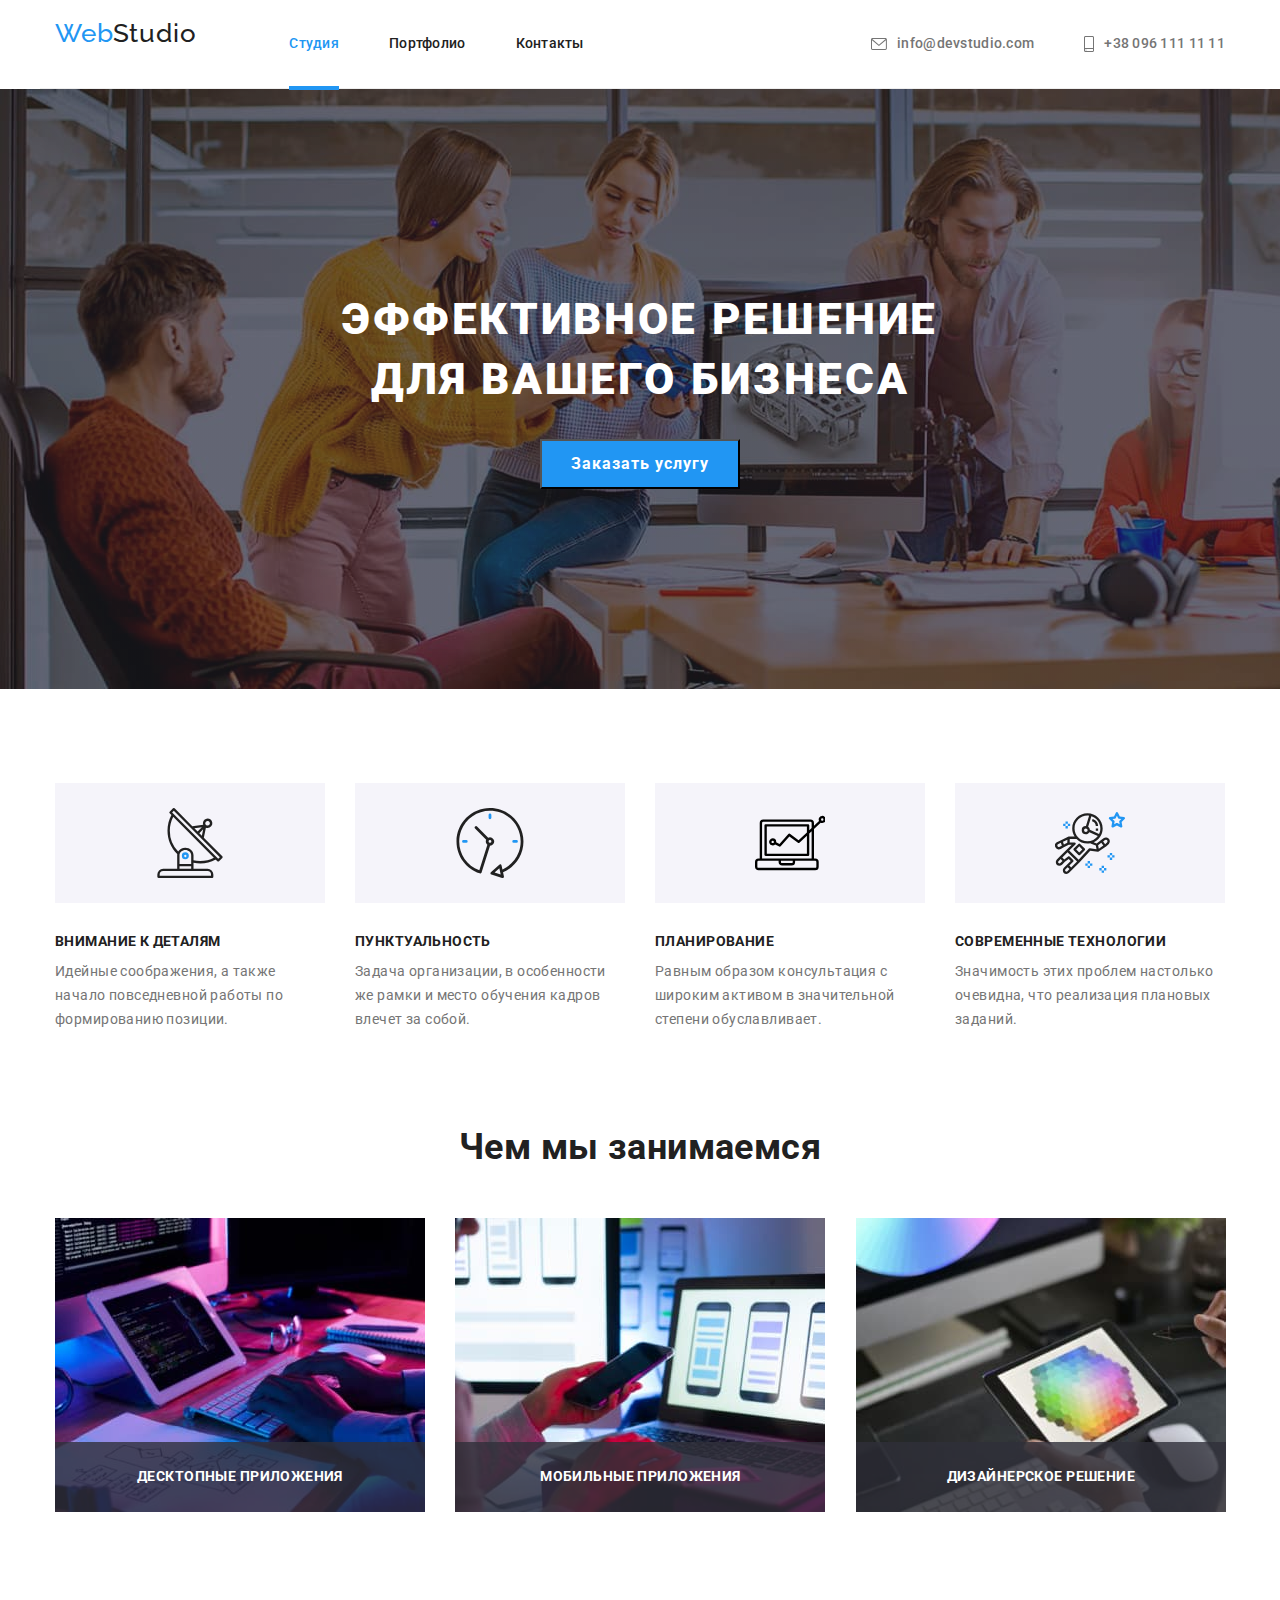
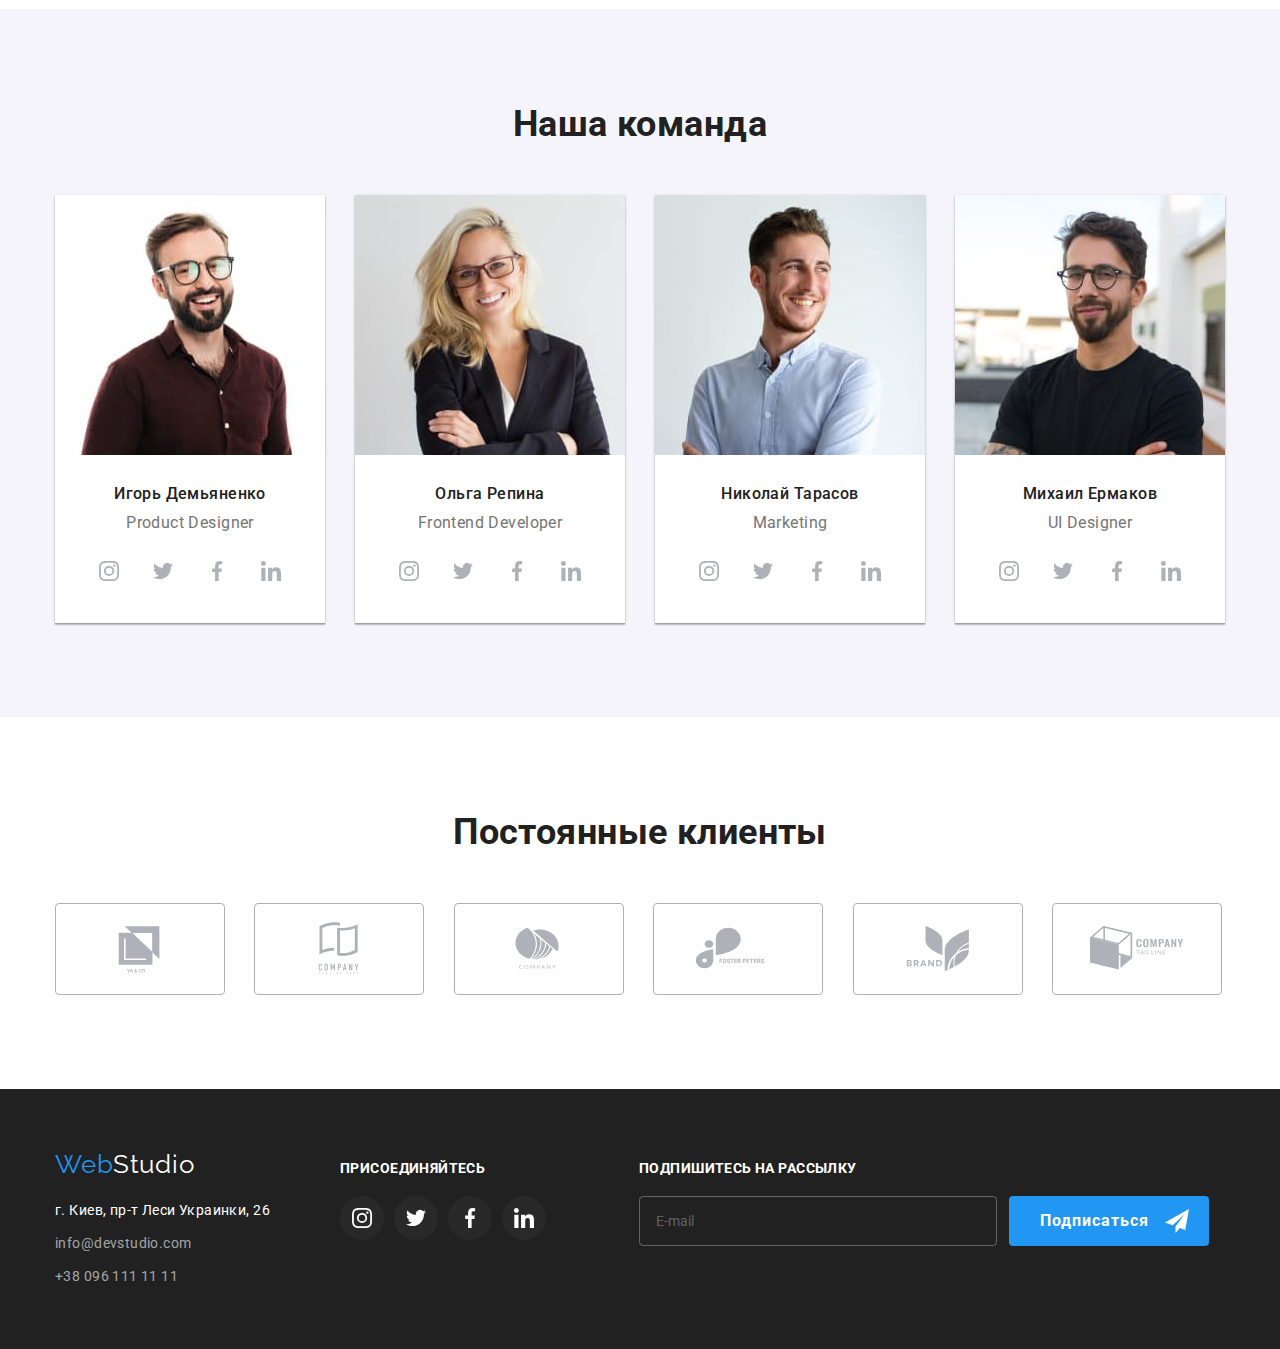
<file: index.html>
<!DOCTYPE html>
<html lang="ru">

<head>
  <meta charset="UTF-8" />
  <meta http-equiv="X-UA-Compatible" content="IE=edge" />
  <meta name="viewport" content="width=device-width, initial-scale=1.0" />
  <title>homework#7</title>
  <link href="https://fonts.googleapis.com/css2?family=Raleway:wght@700&family=Roboto:wght@400;500;700;900&display=swap"
    rel="stylesheet" />
  <link rel="stylesheet"
    href="https://cdnjs.cloudflare.com/ajax/libs/modern-normalize/1.1.0/modern-normalize.min.css" />
  <link rel="stylesheet" href="./css/main.min.css" />
</head>

<body class="page">
  <!-- Шапка -->
  <header class="header">
    <div class="container header__container">
      <nav class="site-nav">
        <a class="logo" href="">
          <span class="logo__accent">Web</span>
          <span class="logo__dark">Studio</span>
        </a>

        <ul class="site-nav__list">
          <li class="site-nav__item">
            <a class="site-nav__link site-nav__link--current-studio" href="./index.html">Студия</a>
          </li>
          <li class="site-nav__item">
            <a class="site-nav__link" href="./portfolio.html">Портфолио</a>
          </li>
          <li class="site-nav__item">
            <a class="site-nav__link" href="./index.html">Контакты</a>
          </li>
        </ul>
      </nav>
      <ul class="contact">
        <li class="contact__item">
          <a class="contact__link " href="mailto:info@devstudio.com">
            <svg class="contact__icon" width="16px" height="12px">
              <use href="./images/icons.svg#envelope"></use>
            </svg>
            info@devstudio.com
          </a>
        </li>
        <li class="contact__item">
          <a class="contact__link " href="tel:+380961111111">
            <svg class="contact__icon" width="10px" height="16px">
              <use href="./images/icons.svg#smartphone"></use>
            </svg>
            +38 096 111 11 11
          </a>
        </li>
      </ul>
    </div>
  </header>

  <main>
    <!-- Герой -->
    <section class="hero">
      <div class="container">
        <h1 class="hero__title">ЭФФЕКТИВНОЕ РЕШЕНИЕ ДЛЯ ВАШЕГО БИЗНЕСА</h1>

        <button class="hero__btn" type="button" data-modal-open>
          Заказать услугу
        </button>
      </div>
    </section>

    <!--Особенности  features-->
    <section class="section section--features">
      <div class="container">
        <h2 class="section__title section__title--hidden">
          Преимущества
        </h2>
        <ul class="features">
          <li class="features__item">
            <div class="features__box">
              <svg width="70px" height="70px">
                <use href="./images/icons.svg#antenna"></use>
              </svg>
            </div>
            <h3 class="features__title">ВНИМАНИЕ К ДЕТАЛЯМ</h3>
            <p class="features__text">
              Идейные соображения, а также начало повседневной работы по
              формированию позиции.


            </p>
          </li>
          <li class="features__item">
            <div class="features__box">
              <svg width="70px" height="70px">
                <use href="./images/icons.svg#clock"></use>
              </svg>
            </div>
            <h3 class="features__title">ПУНКТУАЛЬНОСТЬ</h3>
            <p class="features__text">
              Задача организации, в особенности же рамки и место обучения
              кадров влечет за собой.
            </p>
          </li>
          <li class="features__item">
            <div class="features__box">
              <svg width="70px" height="70px">
                <use href="./images/icons.svg#vector"></use>
              </svg>
            </div>
            <h3 class="features__title">ПЛАНИРОВАНИЕ</h3>
            <p class="features__text">
              Равным образом консультация с широким активом в значительной
              степени обуславливает.
            </p>
          </li>
          <li class="features__item">
            <div class="features__box">
              <svg width="70px" height="70px">
                <use href="./images/icons.svg#astronaut"></use>
              </svg>
            </div>
            <h3 class="features__title">СОВРЕМЕННЫЕ ТЕХНОЛОГИИ</h3>
            <p class="features__text">
              Значимость этих проблем настолько очевидна, что реализация
              плановых заданий.
            </p>
          </li>
        </ul>
      </div>
    </section>

    <!-- Чем занимаемся? -->
    <section class="section section--padding-bottom">
      <div class="container">
        <h2 class="section__title">Чем мы занимаемся</h2>
        <ul class="work">
          <li class="work__item">
            <div class="work__box">
              <img src="./images/whatwedoing1.jpg" alt="Работник пишет код" width="370" />
              <p class="work__text">ДЕСКТОПНЫЕ ПРИЛОЖЕНИЯ</p>
            </div>
          </li>
          <li class="work__item">
            <div class="work__box">
              <img src="./images/whatwedoing2.jpg" alt="Работник создает инетрфейс" width="370" />
              <p class="work__text">МОБИЛЬНЫЕ ПРИЛОЖЕНИЯ</p>
            </div>
          </li>
          <li class="work__item">
            <div class="work__box">
              <img src="./images/whatwedoing3.jpg" alt="Работник подбирает цвет" width="370" />
              <p class="work__text">ДИЗАЙНЕРСКОЕ РЕШЕНИЕ</p>
            </div>
          </li>
        </ul>
      </div>
    </section>

    <!-- Наша команда -->
    <section class="section section__other-style">
      <div class="container">
        <h2 class="section__title">Наша команда</h2>
        <ul class="team">
          <li class="team__item">
            <img src="./images/team1.jpg" alt="Фото работника" width="270" />
            <div class="team__box">
              <h3 class="team__title">Игорь Демьяненко</h3>
              <p class="team__text">Product Designer</p>
              <ul class="social">
                <li class="social__item">
                  <a class="social__link" href="">
                    <svg class="instagram" width="20px" height="20px">
                      <use href="./images/icons.svg#instagram"></use>
                    </svg>
                  </a>
                </li>
                <li class="social__item">
                  <a class="social__link" href="">
                    <svg class="twitter" width="20px" height="20px">
                      <use href="./images/icons.svg#twitter"></use>
                    </svg>
                  </a>
                </li>
                <li class="social__item">
                  <a class="social__link" href="">
                    <svg class="facebook" width="20px" height="20px">
                      <use href="./images/icons.svg#facebook"></use>
                    </svg>
                  </a>
                </li>
                <li class="social__item">
                  <a class="social__link" href="">
                    <svg class="linkedin" width="20px" height="20px">
                      <use href="./images/icons.svg#linkedin"></use>
                    </svg>
                  </a>
                </li>
              </ul>
            </div>
          </li>
          <li class="team__item">
            <img src="./images/team2.jpg" alt="Фото работника" width="270" />
            <div class="team__box">
              <h3 class="team__title">Ольга Репина</h3>
              <p class="team__text">Frontend Developer</p>
              <ul class="social">
                <li class="social__item">
                  <a class="social__link" href="">
                    <svg class="instagram" width="20px" height="20px">
                      <use href="./images/icons.svg#instagram"></use>
                    </svg>
                  </a>
                </li>
                <li class="social__item">
                  <a class="social__link" href="">
                    <svg class="twitter" width="20px" height="20px">
                      <use href="./images/icons.svg#twitter"></use>
                    </svg>
                  </a>
                </li>
                <li class="social__item">
                  <a class="social__link" href="">
                    <svg class="facebook" width="20px" height="20px">
                      <use href="./images/icons.svg#facebook"></use>
                    </svg>
                  </a>
                </li>
                <li class="social__item">
                  <a class="social__link" href="">
                    <svg class="linkedin" width="20px" height="20px">
                      <use href="./images/icons.svg#linkedin"></use>
                    </svg>
                  </a>
                </li>
              </ul>
            </div>
          </li>
          <li class="team__item">
            <img src="./images/team3.jpg" alt="Фото работника" width="270" />
            <div class="team__box">
              <h3 class="team__title">Николай Тарасов</h3>
              <p class="team__text">Marketing</p>
              <ul class="social">
                <li class="social__item">
                  <a class="social__link" href="">
                    <svg class="instagram" width="20px" height="20px">
                      <use href="./images/icons.svg#instagram"></use>
                    </svg>
                  </a>
                </li>
                <li class="social__item">
                  <a class="social__link" href="">
                    <svg class="twitter" width="20px" height="20px">
                      <use href="./images/icons.svg#twitter"></use>
                    </svg>
                  </a>
                </li>
                <li class="social__item">
                  <a class="social__link" href="">
                    <svg class="facebook" width="20px" height="20px">
                      <use href="./images/icons.svg#facebook"></use>
                    </svg>
                  </a>
                </li>
                <li class="social__item">
                  <a class="social__link" href="">
                    <svg class="linkedin" width="20px" height="20px">
                      <use href="./images/icons.svg#linkedin"></use>
                    </svg>
                  </a>
                </li>
              </ul>
            </div>
          </li>
          <li class="team__item">
            <img src="./images/team4.jpg" alt="Фото работника" width="270" />
            <div class="team__box">
              <h3 class="team__title">Михаил Ермаков</h3>
              <p class="team__text">UI Designer</p>
              <ul class="social">
                <li class="social__item">
                  <a class="social__link" href="">
                    <svg class="instagram" width="20px" height="20px">
                      <use href="./images/icons.svg#instagram"></use>
                    </svg>
                  </a>
                </li>
                <li class="social__item">
                  <a class="social__link" href="">
                    <svg class="twitter" width="20px" height="20px">
                      <use href="./images/icons.svg#twitter"></use>
                    </svg>
                  </a>
                </li>
                <li class="social__item">
                  <a class="social__link" href="">
                    <svg class="facebook" width="20px" height="20px">
                      <use href="./images/icons.svg#facebook"></use>
                    </svg>
                  </a>
                </li>
                <li class="social__item">
                  <a class="social__link" href="">
                    <svg class="linkedin" width="20px" height="20px">
                      <use href="./images/icons.svg#linkedin"></use>
                    </svg>
                  </a>
                </li>
              </ul>
            </div>
          </li>
        </ul>
      </div>
    </section>

    <!-- Постоянные клиенты -->
    <section class="section section--clients">
      <div class="container">
        <h2 class="section__title">Постоянные клиенты</h2>
        <ul class="clients">
          <li class="clients__item">
            <a class="client__link" href="" rel="noopener noreferrer">
              <svg class="client__logo" width="106px" height="60px">
                <use href="./images/icons.svg#logo1"></use>
              </svg>
            </a>
          </li>
          <li class="clients__item">
            <a class="client__link" href="" rel="noopener noreferrer">
              <svg class="client__logo" width="106px" height="60px">
                <use href="./images/icons.svg#logo2"></use>
              </svg>
            </a>
          </li>
          <li class="clients__item">
            <a class="client__link" href="" rel="noopener noreferrer">
              <svg class="client__logo" width="106px" height="60px">
                <use href="./images/icons.svg#logo3"></use>
              </svg>
            </a>
          </li>
          <li class="clients__item">
            <a class="client__link" href="" rel="noopener noreferrer">
              <svg class="client__logo" width="106px" height="60px">
                <use href="./images/icons.svg#logo4"></use>
              </svg>
            </a>
          </li>
          <li class="clients__item">
            <a class="client__link" href="" rel="noopener noreferrer">
              <svg class="client__logo" width="106px" height="60px">
                <use href="./images/icons.svg#logo5"></use>
              </svg>
            </a>
          </li>
          <li class="clients__item">
            <a class="client__link" href="" rel="noopener noreferrer">
              <svg class="client__logo" width="106px" height="60px">
                <use href="./images/icons.svg#logo6"></use>
              </svg>
            </a>
          </li>
        </ul>
      </div>
    </section>
  </main>

  <!-- Footer -->
  <footer class="footer">
    <div class="container footer__container">
      <div class="footer__adress">
        <a class="logo" href="">
          <span class="logo__accent">Web</span>
          <span class="logo__white">Studio</span>
        </a>

        <adress>
          <ul class="adress">
            <li>
              <a class="adress__text" href="" rel="noopener noreferrer" target="_blank">г. Киев, пр-т Леси Украинки,
                26</a>
            </li>
            <li>
              <a class="adress__info" href="mailto:info@devstudio.com">info@devstudio.com</a>
            </li>
            <li>
              <a class="adress__info" href="tel:+380961111111">+38 096 111 11 11</a>
            </li>
          </ul>
        </adress>
      </div>

      <div class="footer__box">
        <h3 class="footer__title">ПРИСОЕДИНЯЙТЕСЬ</h3>
        <ul class="join">
          <li class="join__item">
            <a class="join__icon" href="">
              <svg class="join__instagram" width="20px" height="20px">
                <use href="./images/icons.svg#instagram"></use>
              </svg>
            </a>
          </li>
          <li class="join__item">
            <a class="join__icon" href="">
              <svg class="join__twitter" width="20px" height="20px">
                <use href="./images/icons.svg#twitter"></use>
              </svg>
            </a>
          </li>
          <li class="join__item">
            <a class="join__icon" href="">
              <svg class="join__facebook" width="20px" height="20px">
                <use href="./images/icons.svg#facebook"></use>
              </svg>
            </a>
          </li>
          <li class="join__item">
            <a class="join__icon" href="">
              <svg class="join__linkedin" width="20px" height="20px">
                <use href="./images/icons.svg#linkedin"></use>
              </svg>
            </a>
          </li>
        </ul>
      </div>

      <form class="subscribe">
        <p class="subscribe__title">ПОДПИШИТЕСЬ НА РАССЫЛКУ</p>
        <div class="subscribe__field" role="group">
          <input class="subscribe__email" type="email" name="subscribe" placeholder="E-mail" />
          <button class="subscribe__send" type="submit">
            <span class="subscribe__text">Подписаться</span>
            <svg class="subscribe__icon" width="24px" height="24px">
              <use href="./images/icons.svg#icon-send"></use>
            </svg>
          </button>
        </div>
      </form>
    </div>
  </footer>

  <!-- Modal window -->
  <div class="backdrop is-hidden" data-modal>
    <div class="modal">
      <button class="modal__close" data-modal-close>
        <svg width="30px" height="30px">
          <use href="./images/icons.svg#close"></use>
        </svg>
      </button>
      <form class="form">
        <h2 class="form__title">Оставьте свои данные, мы вам перезвоним</h2>
        <label class="form__label">
          <input class="form__input" type="text" name="name" />
          <span class="form__text">Имя</span>
          <svg class="form__icon" width="18px" height="18px">
            <use href="./images/icons.svg#person-modal"></use>
          </svg>
        </label>
        <label class="form__label">
          <input class="form__input" type="tel" name="tel" />
          <span class="form__text">Телефон</span>
          <svg class="form__icon" width="18px" height="18px">
            <use href="./images/icons.svg#phone-modal"></use>
          </svg>
        </label>
        <label class="form__label">
          <input class="form__input" type="email" name="email" />
          <span class="form__text">Почта</span>
          <svg class="form__icon" width="18px" height="18px">
            <use href="./images/icons.svg#email-modal"></use>
          </svg>
        </label>
        <label class="form__comment">
          <span class="form__text">Коментарий</span>
          <textarea class="form__chit" name="comment" placeholder="Введите текст"></textarea>
        </label>
        <label class="form__deal">
          <input class="form__checkbox" type="checkbox" name="agreement"/>
          <span class="form__agreement"></span>
          Соглашаюсь с рассылкой и принимаю
          <a class="form__condition" href="">Условия договора</a>
        </label>

        <button class="form__button" type="submit">Отправить</button>
      </form>
    </div>
  </div>
  <script src="./js/modal.js"></script>
</body>

</html>
</file>
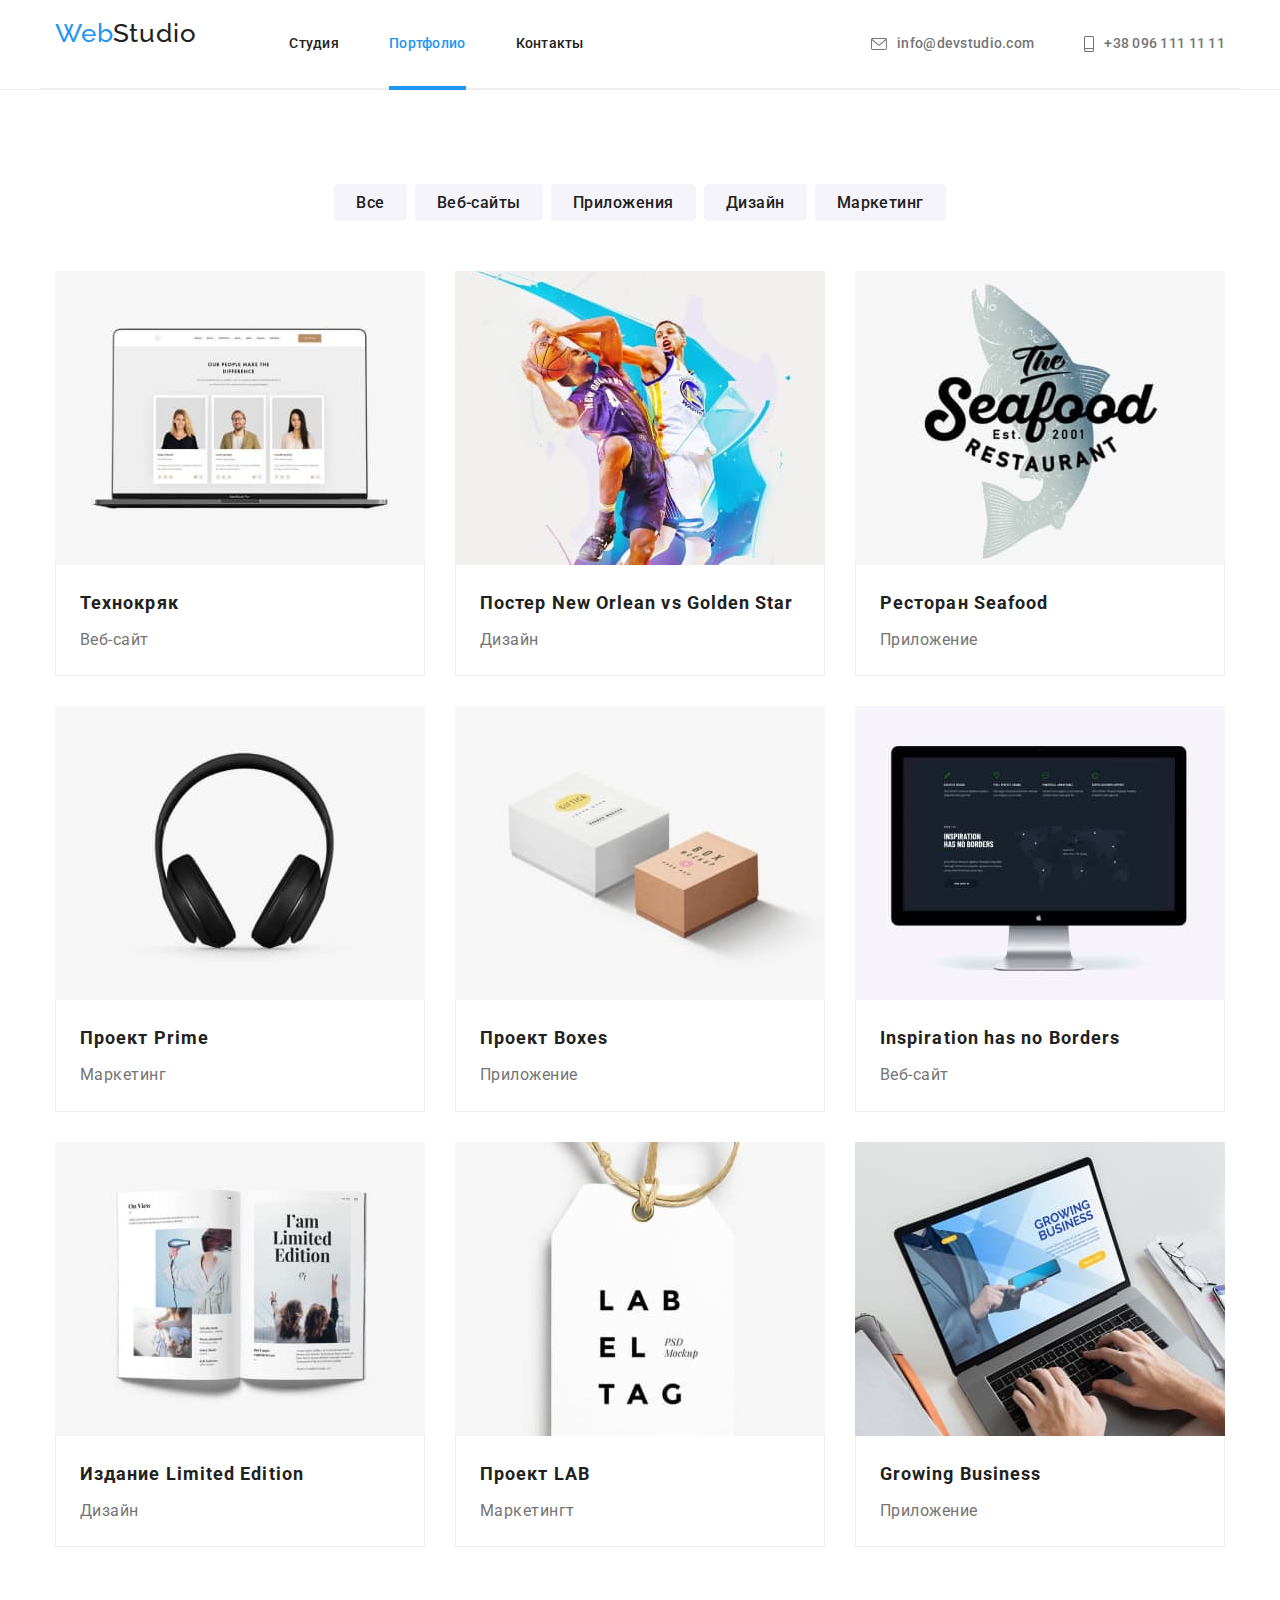
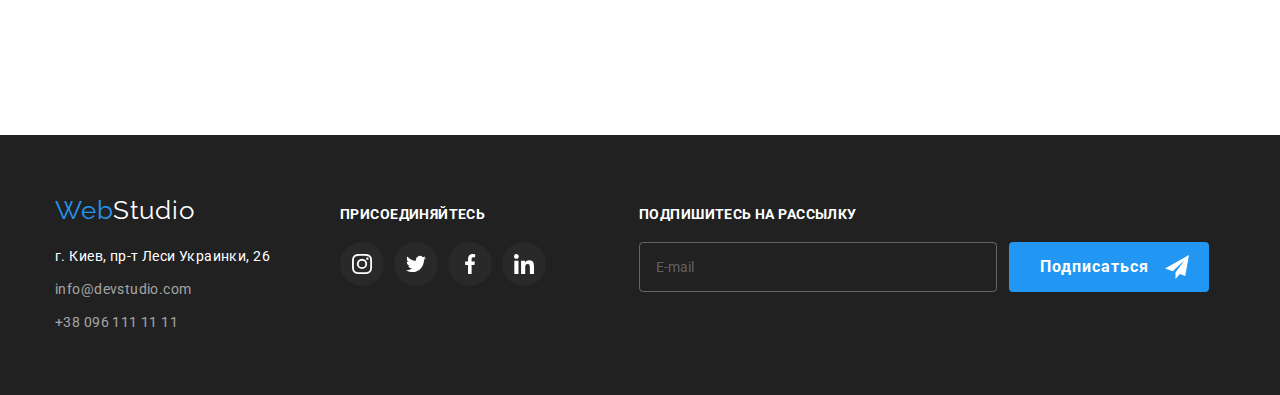
<file: portfolio.html>
<!DOCTYPE html>
<html lang="ru">

<head>
    <meta charset="UTF-8" />
    <meta http-equiv="X-UA-Compatible" content="IE=edge" />
    <meta name="viewport" content="width=device-width, initial-scale=1.0" />
    <title>homework#7</title>
    <link rel="stylesheet"
        href="https://fonts.googleapis.com/css2?family=Raleway:wght@700&family=Roboto:wght@400;500;700;900&display=swap" />
    <link rel="stylesheet"
        href="https://cdnjs.cloudflare.com/ajax/libs/modern-normalize/1.1.0/modern-normalize.min.css" />
    <link rel="stylesheet" href="./css/main.min.css" />
</head>

<body class="page">
    <!-- Шапка -->
    <header class="header header__container">
        <div class="container header__container">
            <nav class="site-nav">
                <a class="logo" href="">
                    <span class="logo__accent">Web</span>
                    <span class="logo__dark">Studio</span>
                </a>

                <ul class="site-nav__list">
                    <li class="site-nav__item">
                        <a class="site-nav__link" href="./index.html">Студия</a>
                    </li>
                    <li class="site-nav__item">
                        <a class="site-nav__link site-nav__link--current-portfolio"
                            href="./portfolio.html">Портфолио</a>
                    </li>
                    <li class="site-nav__item">
                        <a class="site-nav__link" href="./index.html">Контакты</a>
                    </li>
                </ul>
            </nav>
            <ul class="contact">
                <li class="contact__item" >
                <a class="contact__link " href="mailto:info@devstudio.com">
                    <svg class="contact__icon" width="16px" height="12px">
                        <use href="./images/icons.svg#envelope"></use>
                    </svg>
                    info@devstudio.com
                    </a>
                </li>
                <li class="contact__item">
                    <a class="contact__link" href="tel:+380961111111">
                        <svg class="contact__icon" width="10px" height="16px">
                            <use href="./images/icons.svg#smartphone"></use>
                        </svg>
                        +38 096 111 11 11
                    </a>
                </li>
            </ul>
        </div>
    </header>

    <main>
        <section class="project">
            <div class="container">
                <h1 class="project__title project__title--hidden">Фильтр</h1>
                <ul class="btn">
                    <li>
                        <button class="btn__filter" type="button">Все</button>
                    </li>
                    <li>
                        <button class="btn__filter" type="button">Веб-сайты</button>
                    </li>
                    <li>
                        <button class="btn__filter" type="button">Приложения</button>
                    </li>
                    <li>
                        <button class="btn__filter" type="button">Дизайн</button>
                    </li>
                    <li>
                        <button class="btn__filter" type="button">Маркетинг</button>
                    </li>
                </ul>

                <h1 class="project__title project__title--hidden">Наши работы</h1>
                <ul class="project__list">
                    <li class="project__card">
                        <a class="project__link" href="./index.html">
                            <div class="project__description">
                                <img src="./images/portfolio1.jpg" alt="Ноутбук с загруженным веб-сайтом" width="370"
                                    height="294" />
                                <p class="project__text">
                                    Ресурс предлагает комплексные предложения с разным уровнем
                                    функционала и сервисов. Все это позволит посетителю получить
                                    исчерпывающие сведения о компании или частном лице.
                                </p>
                            </div>
                            <div class="project__box">
                                <h2 class="project__name">Технокряк</h2>
                                <p class="project__direction">Веб-сайт</p>
                            </div>
                        </a>
                    </li>
                    <li class="project__card">
                        <a class="project__link" href="./index.html">
                            <div class="project__description">
                                <img src="./images/portfolio2.jpg" alt="Ноутбук с загруженным веб-сайтом" width="370"
                                    height="294" />
                                <p class="project__text">
                                    Ресурс предлагает комплексные предложения с разным уровнем
                                    функционала и сервисов. Все это позволит посетителю получить
                                    исчерпывающие сведения о компании или частном лице.
                                </p>
                            </div>
                            <div class="project__box">
                                <h2 class="project__name">
                                    Постер New Orlean vs Golden Star
                                </h2>
                                <p class="project__direction">Дизайн</p>
                            </div>
                        </a>
                    </li>
                    <li class="project__card">
                        <a class="project__link" href="./index.html">
                            <div class="project__description">
                                <img src="./images/portfolio3.jpg" alt="Ноутбук с загруженным веб-сайтом" width="370"
                                    height="294" />
                                <p class="project__text">
                                    Ресурс предлагает комплексные предложения с разным уровнем
                                    функционала и сервисов. Все это позволит посетителю получить
                                    исчерпывающие сведения о компании или частном лице.
                                </p>
                            </div>
                            <div class="project__box">
                                <h2 class="project__name">Ресторан Seafood</h2>
                                <p class="project__direction">Приложение</p>
                            </div>
                        </a>
                    </li>
                    <li class="project__card">
                        <a class="project__link" href="./index.html">
                            <div class="project__description">
                                <img src="./images/portfolio4.jpg" alt="Ноутбук с загруженным веб-сайтом" width="370"
                                    height="294" />
                                <p class="project__text">
                                    Ресурс предлагает комплексные предложения с разным уровнем
                                    функционала и сервисов. Все это позволит посетителю получить
                                    исчерпывающие сведения о компании или частном лице.
                                </p>
                            </div>
                            <div class="project__box">
                                <h2 class="project__name">Проект Prime</h2>
                                <p class="project__direction">Маркетинг</p>
                            </div>
                        </a>
                    </li>
                    <li class="project__card">
                        <a class="project__link" href="./index.html">
                            <div class="project__description">
                                <img src="./images/portfolio5.jpg" alt="Ноутбук с загруженным веб-сайтом" width="370"
                                    height="294" />
                                <p class="project__text">
                                    Ресурс предлагает комплексные предложения с разным уровнем
                                    функционала и сервисов. Все это позволит посетителю получить
                                    исчерпывающие сведения о компании или частном лице.
                                </p>
                            </div>
                            <div class="project__box">
                                <h2 class="project__name">Проект Boxes</h2>
                                <p class="project__direction">Приложение</p>
                            </div>
                        </a>
                    </li>
                    <li class="project__card">
                        <a class="project__link" href="./index.html">
                            <div class="project__description">
                                <img src="./images/portfolio6.jpg" alt="Ноутбук с загруженным веб-сайтом" width="370"
                                    height="294" />
                                <p class="project__text">
                                    Ресурс предлагает комплексные предложения с разным уровнем
                                    функционала и сервисов. Все это позволит посетителю получить
                                    исчерпывающие сведения о компании или частном лице.
                                </p>
                            </div>
                            <div class="project__box">
                                <h2 class="project__name">Inspiration has no Borders</h2>
                                <p class="project__direction">Веб-сайт</p>
                            </div>
                        </a>
                    </li>
                    <li class="project__card">
                        <a class="project__link" href="./index.html">
                            <div class="project__description">
                                <img src="./images/portfolio7.jpg" alt="Ноутбук с загруженным веб-сайтом" width="370"
                                    height="294" />
                                <p class="project__text">
                                    Ресурс предлагает комплексные предложения с разным уровнем
                                    функционала и сервисов. Все это позволит посетителю получить
                                    исчерпывающие сведения о компании или частном лице.
                                </p>
                            </div>
                            <div class="project__box">
                                <h2 class="project__name">Издание Limited Edition</h2>
                                <p class="project__direction">Дизайн</p>
                            </div>
                        </a>
                    </li>
                    <li class="project__card">
                        <a class="project__link" href="./index.html">
                            <div class="project__description">
                                <img src="./images/portfolio8.jpg" alt="Ноутбук с загруженным веб-сайтом" width="370"
                                    height="294" />
                                <p class="project__text">
                                    Ресурс предлагает комплексные предложения с разным уровнем
                                    функционала и сервисов. Все это позволит посетителю получить
                                    исчерпывающие сведения о компании или частном лице.
                                </p>
                            </div>
                            <div class="project__box">
                                <h2 class="project__name">Проект LAB</h2>
                                <p class="project__direction">Маркетингт</p>
                            </div>
                        </a>
                    </li>
                    <li class="project__card">
                        <a class="project__link" href="./index.html">
                            <div class="project__description">
                                <img src="./images/portfolio9.jpg" alt="Ноутбук с загруженным веб-сайтом" width="370"
                                    height="294" />
                                <p class="project__text">
                                    Ресурс предлагает комплексные предложения с разным уровнем
                                    функционала и сервисов. Все это позволит посетителю получить
                                    исчерпывающие сведения о компании или частном лице.
                                </p>
                            </div>
                            <div class="project__box">
                                <h2 class="project__name">Growing Business</h2>
                                <p class="project__direction">Приложение</p>
                            </div>
                        </a>
                    </li>
                </ul>
            </div>
        </section>
    </main>

    <!-- Footer -->
    <footer class="footer">
        <div class="container footer__container">
            <div class="footer__adress">
                <a class="logo" href="">
                    <span class="logo__accent">Web</span>
                    <span class="logo__white">Studio</span>
                </a>

                <adress>
                    <ul class="adress">
                        <li>
                            <a class="adress__text" href="" rel="noopener noreferrer" target="_blank">г. Киев, пр-т Леси
                                Украинки,
                                26</a>
                        </li>
                        <li>
                            <a class="adress__info" href="mailto:info@devstudio.com">info@devstudio.com</a>
                        </li>
                        <li>
                            <a class="adress__info" href="tel:+380961111111">+38 096 111 11 11</a>
                        </li>
                    </ul>
                </adress>
            </div>

            <div class="footer__box">
                <h3 class="footer__title">ПРИСОЕДИНЯЙТЕСЬ</h3>
                <ul class="join">
                    <li class="join__item">
                        <a class="join__icon" href="">
                            <svg class="join__instagram" width="20px" height="20px">
                                <use href="./images/icons.svg#instagram"></use>
                            </svg>
                        </a>
                    </li>
                    <li class="join__item">
                        <a class="join__icon" href="">
                            <svg class="join__twitter" width="20px" height="20px">
                                <use href="./images/icons.svg#twitter"></use>
                            </svg>
                        </a>
                    </li>
                    <li class="join__item">
                        <a class="join__icon" href="">
                            <svg class="join__facebook" width="20px" height="20px">
                                <use href="./images/icons.svg#facebook"></use>
                            </svg>
                        </a>
                    </li>
                    <li class="join__item">
                        <a class="join__icon" href="">
                            <svg class="join__linkedin" width="20px" height="20px">
                                <use href="./images/icons.svg#linkedin"></use>
                            </svg>
                        </a>
                    </li>
                </ul>
            </div>

            <form class="subscribe">
                <p class="subscribe__title">ПОДПИШИТЕСЬ НА РАССЫЛКУ</p>
                <div class="subscribe__field" role="group">
                    <input class="subscribe__email" type="email" name="subscribe" placeholder="E-mail" />
                    <button class="subscribe__send" type="submit">
                        <span class="subscribe__text">Подписаться</span>
                        <svg class="subscribe__icon" width="24px" height="24px">
                            <use href="./images/icons.svg#icon-send"></use>
                        </svg>
                    </button>
                </div>
            </form>
        </div>
    </footer>
</body>

</html>
</file>
<file: css/main.min.css>
:root {
    --title-text-color: #212121;
    --primari-text-color: #757575;
    --primari-white-color: #ffffff;
    --accent-color: #2196f3;
    --hero-bgrcolor: #2f303a;
    --bg-text-work: #2f303acc;
    --bg-second: #f5f4fa;
    --contact-footer: #ffffff99;
    --bg-icon-footer: #ffffff0a;
    --hover-btn-hero: #188ce8;
    --br-project__box: #eeeeee;
    --bg-icon: #afb1b8;
    --bg-overflay: #2196f3e5;
    --form-text-color: #75757580;
    --modal__input--br: #21212133;
    --br-email-footer: #ffffff4d;
    --timing-function: cubic-bezier(0.4, 0, 0.2, 1)
}

.page {
    background-color: var(--primari-white-color);
    color: var(--primari-text-color);
    font-family: Roboto, sans-serif;
    font-weight: 400;
    font-size: 14px;
    line-height: 1.17;
    letter-spacing: 0.03em
}

ul {
    list-style: none;
    padding-left: 0px;
    margin-top: 0px;
    margin-bottom: 0px
}

p {
    margin-top: 0px;
    margin-bottom: 0px
}

img {
    display: block
}

a {
    text-decoration: none
}

h2 {
    font-weight: 700;
    font-size: 36px;
    text-align: center
}

.header__container {
    display: -webkit-box;
    display: -ms-flexbox;
    display: flex;
    border-bottom: 1px solid var(--br-project__box)
}

.container {
    width: 1200px;
    padding-left: 15px;
    padding-right: 15px;
    margin-left: auto;
    margin-right: auto
}

.container .logo {
    margin-bottom: 20px;
    display: inline-block
}

.logo__accent {
    margin-right: -4px;
    color: var(--accent-color)
}

.logo__dark {
    color: var(--title-text-color)
}

.logo__white {
    color: var(--primari-white-color)
}

.logo__accent,
.logo__dark,
.logo__white {
    font-family: Raleway, sans-serif;
    font-size: 26px;
    line-height: 1.17;
    letter-spacing: 0.03em
}

.cheader__container {
    display: -webkit-box;
    display: -ms-flexbox;
    display: flex;
    -webkit-box-align: center;
    -ms-flex-align: center;
    align-items: center
}

.site-nav {
    display: -webkit-box;
    display: -ms-flexbox;
    display: flex;
    -webkit-box-align: center;
    -ms-flex-align: center;
    align-items: center
}

.site-nav__list,
.contact {
    display: -webkit-box;
    display: -ms-flexbox;
    display: flex;
    margin: 0px;
    padding: 0px
}

.site-nav__list {
    margin-left: 93px
}

.site-nav__link,
.contact__link {
    display: -webkit-inline-box;
    display: -ms-inline-flexbox;
    display: inline-flex;
    padding-top: 32px;
    padding-bottom: 32px
}

.site-nav__link {
    color: var(--title-text-color);
    -webkit-transition: color 250ms var(--timing-function);
    transition: color 250ms var(--timing-function)
}

.site-nav__link:hover,
.site-nav__link:focus {
    color: var(--accent-color)
}

.site-nav__item+.site-nav__item {
    margin-left: 50px
}

.site-nav__link {
    position: relative
}

.site-nav__link::after {
    content: "";
    position: absolute;
    left: 0px;
    bottom: -2px;
    display: block;
    width: 100%;
    height: 4px;
    background-color: var(--accent-color);
    opacity: 0
}

.site-nav__link--current-studio,
.site-nav__link--current-portfolio {
    color: var(--accent-color)
}

.site-nav__link--current-studio::after,
.site-nav__link--current-portfolio::after {
    opacity: 1
}

.site-nav,
.contact {
    font-weight: 500;
    line-height: 1.7;
    letter-spacing: 0.02em
}

.contact__item+.contact__item {
    margin-left: 50px
}

.contact {
    margin-left: auto
}

.contact__link {
    display: -webkit-inline-box;
    display: -ms-inline-flexbox;
    display: inline-flex;
    -webkit-box-align: center;
    -ms-flex-align: center;
    align-items: center;
    color: var(--primari-text-color);
    -webkit-transition: color 250ms var(--timing-function);
    transition: color 250ms var(--timing-function)
}

.contact__link:hover,
.contact__link:focus {
    color: var(--accent-color)
}

.contact__icon {
    margin-right: 10px;
    fill: var(--primari-text-color);
    -webkit-transition: fill 250ms var(--timing-function);
    transition: fill 250ms var(--timing-function)
}

.contact__link:hover .contact__icon,
.contact__link:focus .contact__icon {
    fill: var(--accent-color)
}

.hero {
    padding-top: 200px;
    padding-bottom: 200px;
    text-align: center;
    margin-left: auto;
    margin-right: auto;
    max-width: 1600px;
    background-image: -webkit-gradient(linear, left top, right top, from(rgba(47, 48, 58, 0.4)), to(rgba(47, 48, 58, 0.4))), url(../images/hero-icon.jpg);
    background-image: linear-gradient(to right, rgba(47, 48, 58, 0.4), rgba(47, 48, 58, 0.4)), url(../images/hero-icon.jpg);
    background-color: var(--hero-bgrcolor)
}

.hero__title {
    color: var(--primari-white-color);
    font-weight: 900;
    font-size: 44px;
    line-height: 1.37;
    letter-spacing: 0.06em;
    width: 696px;
    margin: 0px auto 30px auto
}

.hero__btn {
    width: 200px;
    height: 50px;
    color: var(--primari-white-color);
    background-color: var(--accent-color);
    font-weight: 700;
    font-size: 16px;
    line-height: 1.88;
    letter-spacing: 0.06em;
    cursor: pointer;
    text-align: center;
    -webkit-transition: background-color 2500ms var(--timing-function);
    transition: background-color 2500ms var(--timing-function)
}

.hero__btn:hover,
.hero__btn:focus {
    background-color: var(--hover-btn-hero)
}

.section--features,
.project {
    padding-top: 94px;
    padding-bottom: 94px
}

.section__title,
.project__title {
    color: var(--title-text-color);
    margin-top: 0px;
    margin-bottom: 50px;
    text-align: center
}

.section__title--hidden,
.project__title--hidden {
    position: absolute;
    width: 1px;
    height: 1px;
    margin: -1px;
    border: 0;
    padding: 0;
    white-space: nowrap;
    -webkit-clip-path: inset(100%);
    clip-path: inset(100%);
    clip: rect(0 0 0 0);
    overflow: hidden
}

.features {
    display: -webkit-box;
    display: -ms-flexbox;
    display: flex;
    margin-top: 0px
}

.features__item {
    width: 270px
}

.features__item:not(:nth-last-child(1)) {
    margin-right: 30px
}

.features__title {
    color: var(--title-text-color);
    font-weight: 700;
    font-size: 14px;
    margin-top: 0px;
    margin-bottom: 10px
}

.features__text {
    line-height: 1.71
}

.features__box {
    display: -webkit-inline-box;
    display: -ms-inline-flexbox;
    display: inline-flex;
    -webkit-box-pack: center;
    -ms-flex-pack: center;
    justify-content: center;
    -webkit-box-align: center;
    -ms-flex-align: center;
    align-items: center;
    width: 270px;
    height: 120px;
    margin-bottom: 30px;
    border: none;
    background-color: var(--bg-second)
}

.section--padding-bottom {
    padding-bottom: 94px
}

.work {
    padding-left: 0px
}

.work__item {
    display: inline-block;
    margin-right: -3px
}

.work__item+.work__item {
    margin-left: 30px
}

.work__box {
    position: relative
}

.work__text {
    position: absolute;
    bottom: 0;
    display: -webkit-box;
    display: -ms-flexbox;
    display: flex;
    -webkit-box-pack: center;
    -ms-flex-pack: center;
    justify-content: center;
    -webkit-box-align: center;
    -ms-flex-align: center;
    align-items: center;
    width: 100%;
    height: 70px;
    font-weight: 700;
    color: var(--primari-white-color);
    background: var(--bg-text-work)
}

.section__other-style {
    padding-top: 94px;
    padding-bottom: 94px;
    background-color: var(--bg-second)
}

.team {
    display: -webkit-box;
    display: -ms-flexbox;
    display: flex;
    padding-left: 0px;
    margin-top: 0px;
    margin-bottom: 0px
}

.team__item {
    background-color: var(--primari-white-color);
    -webkit-box-shadow: 0px 1px 3px #00000033, 0px 1px 1px #00000024, 0px 2px 1px #0000001f;
    box-shadow: 0px 1px 3px #00000033, 0px 1px 1px #00000024, 0px 2px 1px #0000001f
}

.team__item:not(:first-child) {
    margin-left: 30px
}

.team__box {
    padding: 30px 32px
}

.team__title {
    color: var(--title-text-color);
    font-weight: 500;
    font-size: 16px;
    margin-top: 0px;
    margin-bottom: 10px;
    text-align: center
}

.team__text {
    font-size: 16px;
    text-align: center;
    margin-bottom: 16px
}

.social {
    display: -webkit-inline-box;
    display: -ms-inline-flexbox;
    display: inline-flex;
    -webkit-box-pack: center;
    -ms-flex-pack: center;
    justify-content: center
}

.social__item+.social__item {
    margin-left: 10px
}

.social__link {
    display: -webkit-inline-box;
    display: -ms-inline-flexbox;
    display: inline-flex;
    -webkit-box-pack: center;
    -ms-flex-pack: center;
    justify-content: center;
    -webkit-box-align: center;
    -ms-flex-align: center;
    align-items: center;
    width: 44px;
    height: 44px;
    background-color: var(--primari-white-color);
    border-radius: 50%;
    -webkit-transition: background-color 250ms var(--timing-function);
    transition: background-color 250ms var(--timing-function)
}

.social__link:hover,
.social__link:focus {
    background-color: var(--accent-color)
}

.instagram,
.twitter,
.facebook,
.linkedin {
    fill: var(--bg-icon);
    -webkit-transition: fill 250ms var(--timing-function);
    transition: fill 250ms var(--timing-function)
}

.instagram .social__link:hover .instagram,
.instagram .social__link:focus .instagram,
.instagram .social__link:hover .twitter,
.instagram .social__link:focus .twitter,
.instagram .social__link:hover .facebook,
.instagram .social__link:focus .facebook,
.instagram .social__link:hover .linkedin,
.instagram .social__link:focus .linkedin,
.twitter .social__link:hover .instagram,
.twitter .social__link:focus .instagram,
.twitter .social__link:hover .twitter,
.twitter .social__link:focus .twitter,
.twitter .social__link:hover .facebook,
.twitter .social__link:focus .facebook,
.twitter .social__link:hover .linkedin,
.twitter .social__link:focus .linkedin,
.facebook .social__link:hover .instagram,
.facebook .social__link:focus .instagram,
.facebook .social__link:hover .twitter,
.facebook .social__link:focus .twitter,
.facebook .social__link:hover .facebook,
.facebook .social__link:focus .facebook,
.facebook .social__link:hover .linkedin,
.facebook .social__link:focus .linkedin,
.linkedin .social__link:hover .instagram,
.linkedin .social__link:focus .instagram,
.linkedin .social__link:hover .twitter,
.linkedin .social__link:focus .twitter,
.linkedin .social__link:hover .facebook,
.linkedin .social__link:focus .facebook,
.linkedin .social__link:hover .linkedin,
.linkedin .social__link:focus .linkedin {
    fill: var(--primari-white-color)
}

.section--clients {
    padding: 94px 0px
}

.clients__item {
    display: -webkit-inline-box;
    display: -ms-inline-flexbox;
    display: inline-flex
}

.clients__item+.clients__item {
    margin-left: 30px
}

.client__link {
    display: -webkit-box;
    display: -ms-flexbox;
    display: flex;
    -webkit-box-pack: center;
    -ms-flex-pack: center;
    justify-content: center;
    -webkit-box-align: center;
    -ms-flex-align: center;
    align-items: center;
    width: 170px;
    height: 92px;
    border: 1px solid var(--bg-icon);
    margin-right: -4px;
    border-radius: 4px;
    -webkit-transition: border 250ms var(--timing-function);
    transition: border 250ms var(--timing-function)
}

.client__link:hover,
.client__link:focus {
    border: 1px solid var(--accent-color)
}

.client__logo {
    fill: var(--bg-icon);
    -webkit-transition: fill 250ms var(--timing-function);
    transition: fill 250ms var(--timing-function)
}

.client__link:hover .client__logo,
.client__link:focus .client__logo {
    fill: var(--accent-color)
}

.footer {
    padding-top: 60px;
    padding-bottom: 60px;
    background-color: var(--title-text-color)
}

.footer__container {
    display: -webkit-box;
    display: -ms-flexbox;
    display: flex;
    -webkit-box-align: baseline;
    -ms-flex-align: baseline;
    align-items: baseline
}

.adress__logo {
    display: block;
    margin-bottom: 20px
}

.adress {
    padding-left: 0px
}

.adress li+li {
    margin-top: 9px
}

.adress__text {
    color: var(--primari-white-color);
    font-style: normal;
    line-height: 1.71
}

.adress__info {
    color: var(--contact-footer);
    font-style: normal;
    line-height: 1.71;
    -webkit-transition: color 250ms var(--timing-function);
    transition: color 250ms var(--timing-function)
}

.adress__info:hover,
.adress__info:focus {
    color: var(--accent-color)
}

.footer__title {
    color: var(--primari-white-color);
    font-weight: 700;
    font-size: 14px;
    margin-top: 0px;
    margin-bottom: 20px
}

.footer__box {
    margin-left: 70px
}

.join {
    display: -webkit-inline-box;
    display: -ms-inline-flexbox;
    display: inline-flex;
    -webkit-box-pack: center;
    -ms-flex-pack: center;
    justify-content: center
}

.join__item+.join__item {
    margin-left: 10px
}

.join__icon {
    display: -webkit-inline-box;
    display: -ms-inline-flexbox;
    display: inline-flex;
    -webkit-box-pack: center;
    -ms-flex-pack: center;
    justify-content: center;
    -webkit-box-align: center;
    -ms-flex-align: center;
    align-items: center;
    width: 44px;
    height: 44px;
    background-color: var(--bg-icon-footer);
    border-radius: 50%;
    -webkit-transition: background-color 250ms var(--timing-function);
    transition: background-color 250ms var(--timing-function)
}

.join__icon:hover,
.join__icon:focus {
    background-color: var(--accent-color)
}

.join__instagram,
.join__twitter,
.join__facebook,
.join__linkedin {
    fill: var(--primari-white-color)
}

.subscribe {
    display: block;
    width: 570px;
    height: 86px;
    margin-left: 93px
}

.subscribe__title {
    margin-bottom: 20px;
    color: var(--primari-white-color);
    font-weight: 700
}

.subscribe__field {
    display: -webkit-inline-box;
    display: -ms-inline-flexbox;
    display: inline-flex
}

.subscribe-label {
    display: -webkit-inline-box;
    display: -ms-inline-flexbox;
    display: inline-flex
}

.subscribe__email {
    width: 358px;
    height: 50px;
    padding-left: 16px;
    color: var(--br-email-footer);
    border: 1px solid var(--br-email-footer);
    background-color: transparent;
    border-radius: 4px;
    -webkit-transition: border 250ms var(--timing-function), color 250ms var(--timing-function);
    transition: border 250ms var(--timing-function), color 250ms var(--timing-function)
}

.subscribe__email:focus {
    outline: none;
    color: var(--primari-white-color);
    border: 1px solid var(--accent-color)
}

.subscribe__email:-webkit-autofill {
    border: 1px solid var(--br-email-footer);
    -webkit-text-fill-color: var(--br-email-footer);
    -webkit-box-shadow: 0 0 0px 1000px var(--title-text-color) inset;
    box-shadow: 0 0 0px 1000px var(--title-text-color) inset;
    -webkit-transition: background-color 5000s ease-in-out 0s;
    transition: background-color 5000s ease-in-out 0s
}

.subscribe__email:-webkit-autofill:focus {
    border: 1px solid var(--accent-color);
    -webkit-text-fill-color: var(--primari-white-color);
    caret-color: var(--primari-white-color)
}

.subscribe__email::-webkit-input-placeholder {
    color: var(--br-email-footer);
    -webkit-transition: color 250ms var(--timing-function);
    transition: color 250ms var(--timing-function)
}

.subscribe__email:-ms-input-placeholder {
    color: var(--br-email-footer);
    -webkit-transition: color 250ms var(--timing-function);
    transition: color 250ms var(--timing-function)
}

.subscribe__email::-ms-input-placeholder {
    color: var(--br-email-footer);
    -webkit-transition: color 250ms var(--timing-function);
    transition: color 250ms var(--timing-function)
}

.subscribe__email::placeholder {
    color: var(--br-email-footer);
    -webkit-transition: color 250ms var(--timing-function);
    transition: color 250ms var(--timing-function)
}

.subscribe__email:focus::-webkit-input-placeholder {
    color: var(--accent-color)
}

.subscribe__email:focus:-ms-input-placeholder {
    color: var(--accent-color)
}

.subscribe__email:focus::-ms-input-placeholder {
    color: var(--accent-color)
}

.subscribe__email:focus::placeholder {
    color: var(--accent-color)
}

.subscribe__send {
    position: relative;
    width: 200px;
    height: 50px;
    margin-left: 12px;
    background-color: var(--accent-color);
    border: 2px solid transparent;
    border-radius: 4px;
    -webkit-transition: border 250ms var(--timing-function);
    transition: border 250ms var(--timing-function)
}

.subscribe__send:focus {
    outline: none;
    border: 2px solid var(--br-email-footer)
}

.subscribe__text {
    position: absolute;
    top: 50%;
    left: 29px;
    -webkit-transform: translateY(-50%);
    transform: translateY(-50%);
    color: var(--primari-white-color);
    font-weight: 700;
    font-size: 16px;
    line-height: 1.88;
    letter-spacing: 0.06em
}

.subscribe__icon {
    position: absolute;
    right: 18px;
    top: 50%;
    -webkit-transform: translateY(-50%);
    transform: translateY(-50%);
    margin-left: 10px
}

.backdrop {
    position: fixed;
    top: 0;
    left: 0;
    width: 100%;
    height: 100%;
    background-color: #000000a0;
    opacity: 1;
    -webkit-transition: opacity 250ms var(--timing-function);
    transition: opacity 250ms var(--timing-function)
}

.backdrop.is-hidden {
    opacity: 0;
    pointer-events: none
}

.modal {
    position: absolute;
    top: 50%;
    left: 50%;
    -webkit-transform: translate(-50%, -50%) scale(1);
    transform: translate(-50%, -50%) scale(1);
    -webkit-transition: scale 250ms var(--timing-function), -webkit-transform 250ms var(--timing-function);
    transition: scale 250ms var(--timing-function), -webkit-transform 250ms var(--timing-function);
    transition: transform 250ms var(--timing-function), scale 250ms var(--timing-function);
    transition: transform 250ms var(--timing-function), scale 250ms var(--timing-function), -webkit-transform 250ms var(--timing-function);
    width: 528px;
    height: 581px;
    background-color: #fff
}

.backdrop.is-hidden .modal {
    -webkit-transform: translate(-50%, -50%) scale(1.1);
    transform: translate(-50%, -50%) scale(1.1)
}

.modal__close {
    position: absolute;
    top: 0;
    right: 0;
    width: 30px;
    height: 30px;
    margin-top: 8px;
    margin-right: 8px;
    border: none;
    background-color: #ffffff00;
    fill: var(--title-text-color);
    -webkit-transition: fill 250ms var(--timing-function);
    transition: fill 250ms var(--timing-function)
}

.modal__close svg {
    position: absolute;
    bottom: 0;
    left: 0
}

.modal__close:hover {
    fill: var(--accent-color)
}

.form {
    display: block;
    width: 100%;
    height: calc(100%-30px);
    padding: 40px 40px 120px 40px
}

.form__title {
    width: 448px;
    margin: 0px 0px 12px 0px;
    font-weight: 700;
    font-size: 20px;
    line-height: 1.15;
    letter-spacing: 0.03em;
    color: var(--title-text-color)
}

.form__label {
    position: relative;
    display: block;
    width: 448px;
    height: 58px;
    margin-bottom: 10px
}

.form__text {
    position: absolute;
    top: 0;
    left: 0;
    margin-bottom: 10px;
    font-size: 12px;
    letter-spacing: 0.01em;
    text-align: left;
    color: var(--primari-text-color)
}

.form__input {
    position: absolute;
    width: 448px;
    height: 40px;
    left: 0;
    bottom: 0;
    padding-left: 42px;
    border: 1px solid var(--modal__input--br);
    border-radius: 4px;
    color: var(--primari-text-color);
    -webkit-transition: border 250ms var(--timing-function);
    transition: border 250ms var(--timing-function)
}

.form__input:focus {
    outline: none;
    border: 1px solid var(--accent-color)
}

.form__input:-webkit-autofill {
    border: 1px solid var(--modal__input--br);
    -webkit-text-fill-color: var(--primari-text-color);
    -webkit-box-shadow: 0 0 0px 1000px #fff inset;
    box-shadow: inset 0 0 6px rgba(0, 0, 0, 0.1);
    -webkit-transition: background-color 5000s ease-in-out 0s;
    transition: background-color 5000s ease-in-out 0s
}

.form__input:-webkit-autofill:focus {
    border: 1px solid var(--accent-color);
    caret-color: var(--primari-text-color)
}

.form__icon {
    position: absolute;
    left: 12px;
    bottom: 11px;
    fill: var(--title-text-color);
    -webkit-transition: fill 250ms var(--timing-function);
    transition: fill 250ms var(--timing-function)
}

.form__input:focus~.form__icon {
    fill: var(--accent-color)
}

.form__comment {
    position: relative;
    display: block;
    height: 138px;
    width: 448px;
    margin-bottom: 20px
}

.form__chit {
    position: absolute;
    resize: none;
    left: 0;
    bottom: 0;
    padding: 12px 16px;
    min-width: 448px;
    max-width: 448px;
    max-height: 120px;
    min-height: 120px;
    border: 1px solid var(--modal__input--br);
    border-radius: 4px;
    -webkit-transition: border 250ms var(--timing-function);
    transition: border 250ms var(--timing-function);
    color: var(--primari-text-color)
}

.form__chit:focus {
    outline: none;
    border: 1px solid var(--accent-color)
}

.form__chit::-webkit-input-placeholder {
    color: var(--form-text-color)
}

.form__chit:-ms-input-placeholder {
    color: var(--form-text-color)
}

.form__chit::-ms-input-placeholder {
    color: var(--form-text-color)
}

.form__chit::placeholder {
    color: var(--form-text-color)
}

.form__deal {
    display: block;
    padding-left: 22px;
    margin-left: 14px;
    line-height: 1.71
}

.form__checkbox {
    position: absolute;
    width: 1px;
    height: 1px;
    margin: -1px;
    border: 0;
    padding: 0;
    clip: rect(0 0 0 0);
    overflow: hidden
}

.form__agreement {
    position: absolute;
    width: 16px;
    height: 15px;
    margin: 4.5px;
    margin-left: -23px;
    border: 2px solid var(--title-text-color);
    border-radius: 4px
}

.form__checkbox:checked+.form__agreement {
    background-color: var(--accent-color);
    border-color: var(--accent-color);
    background-image: url("data:image/svg+xml;charset=utf8,%3Csvg width='16' height='15' viewBox='0 0 16 15'  xmlns='http://www.w3.org/2000/svg'%3E%3Crect rx='2' fill='none'/%3E%3Cpath d='M3.95703 7.75166L3.88825 7.68604L3.81923 7.75141L2.93123 8.59258L2.85486 8.66492L2.93097 8.73753L6.42671 12.0724L6.49574 12.1382L6.56476 12.0724L10.3169 8.49294L14.069 4.91352L14.1449 4.84116L14.069 4.76881L13.1873 3.92764L13.1183 3.86183L13.0493 3.92761L6.49577 10.1735L3.95703 7.75166Z' fill='white' stroke='white' stroke-width='0.2'/%3E%3C/svg%3E");
    background-size: contain;
    background-origin: border-box;
    -webkit-transition: -webkit-box-shadow 250ms var(--timing-function);
    transition: -webkit-box-shadow 250ms var(--timing-function);
    transition: box-shadow 250ms var(--timing-function);
    transition: box-shadow 250ms var(--timing-function), -webkit-box-shadow 250ms var(--timing-function)
}

.form__checkbox:focus+.form__agreement {
    -webkit-box-shadow: 0 0 0 0.2em var(--bg-icon);
    box-shadow: 0 0 0 0.2em var(--bg-icon)
}

.form__condition {
    text-decoration: underline;
    color: var(--accent-color);
    border-radius: 4px;
    -webkit-transition: -webkit-box-shadow 250ms var(--timing-function);
    transition: -webkit-box-shadow 250ms var(--timing-function);
    transition: box-shadow 250ms var(--timing-function);
    transition: box-shadow 250ms var(--timing-function), -webkit-box-shadow 250ms var(--timing-function)
}

.form__condition:focus {
    outline: none;
    -webkit-box-shadow: 0 0 0 0.1em var(--accent-color);
    box-shadow: 0 0 0 0.1em var(--accent-color)
}

.form__button {
    position: absolute;
    bottom: 40px;
    left: 50%;
    -webkit-transform: translateX(-50%);
    transform: translateX(-50%);
    width: 200px;
    height: 50px;
    color: var(--primari-white-color);
    background-color: var(--accent-color);
    font-weight: 700;
    font-size: 16px;
    line-height: 1.88;
    letter-spacing: 0.06em;
    border: none;
    border-radius: 4px;
    -webkit-transition: -webkit-box-shadow 250ms var(--timing-function);
    transition: -webkit-box-shadow 250ms var(--timing-function);
    transition: box-shadow 250ms var(--timing-function);
    transition: box-shadow 250ms var(--timing-function), -webkit-box-shadow 250ms var(--timing-function)
}

.form__button:focus {
    outline: none;
    -webkit-box-shadow: 0 0 0 0.2em var(--bg-icon);
    box-shadow: 0 0 0 0.2em var(--bg-icon)
}

.project__box {
    padding: 20px 24px;
    border-right: 1px solid var(--br-project__box);
    border-bottom: 1px solid var(--br-project__box);
    border-left: 1px solid var(--br-project__box)
}

.project__name {
    color: var(--title-text-color);
    font-weight: 700;
    font-size: 18px;
    line-height: 2;
    vertical-align: top;
    text-align: left;
    letter-spacing: 0.06em;
    margin-top: 0px;
    margin-bottom: 4px
}

.project__direction {
    font-size: 16px;
    line-height: 1.88;
    text-align: left;
    vertical-align: top;
    letter-spacing: 0.03em;
    color: var(--primari-text-color)
}

.project__list {
    display: -webkit-box;
    display: -ms-flexbox;
    display: flex;
    -ms-flex-wrap: wrap;
    flex-wrap: wrap
}

.project__card:not(:nth-of-type(3n)) {
    margin-right: 30px
}

.project__card:not(:nth-last-child(-n+3)) {
    margin-bottom: 30px
}

.project__link {
    display: block;
    -webkit-box-shadow: none;
    box-shadow: none;
    -webkit-transition: -webkit-box-shadow 250ms var(--timing-function);
    transition: -webkit-box-shadow 250ms var(--timing-function);
    transition: box-shadow 250ms var(--timing-function);
    transition: box-shadow 250ms var(--timing-function), -webkit-box-shadow 250ms var(--timing-function)
}

.project__link:hover,
.project__link:focus {
    -webkit-box-shadow: 1px 4px 6px 0px #00000029, 0px 4px 4px 0px #0000000f, 0px 1px 1px 0px #0000001f;
    box-shadow: 1px 4px 6px 0px #00000029, 0px 4px 4px 0px #0000000f, 0px 1px 1px 0px #0000001f
}

.project__description {
    position: relative;
    overflow: hidden
}

.project__description::before {
    content: "";
    position: absolute;
    width: 100%;
    height: 100%;
    -webkit-transform: translateY(100%);
    transform: translateY(100%);
    -webkit-transition: -webkit-transform 250ms var(--timing-function);
    transition: -webkit-transform 250ms var(--timing-function);
    transition: transform 250ms var(--timing-function);
    transition: transform 250ms var(--timing-function), -webkit-transform 250ms var(--timing-function);
    background-color: var(--bg-overflay)
}

.project__link:hover .project__description::before,
.project__link:focus .project__description::before {
    -webkit-transform: translateY(0);
    transform: translateY(0)
}

.project__text {
    position: absolute;
    top: 50%;
    left: 50%;
    -webkit-transform: translate(-50%, 100%);
    transform: translate(-50%, 100%);
    -webkit-transition: -webkit-transform 250ms var(--timing-function);
    transition: -webkit-transform 250ms var(--timing-function);
    transition: transform 250ms var(--timing-function);
    transition: transform 250ms var(--timing-function), -webkit-transform 250ms var(--timing-function);
    width: 322px;
    font-size: 18px;
    line-height: 1.56em;
    color: var(--primari-white-color)
}

.project__link:hover .project__text,
.project__link:focus .project__text {
    -webkit-transform: translate(-50%, -50%);
    transform: translate(-50%, -50%)
}

.filter {
    width: 611px;
    height: 54px;
    margin: 94px auto 34px
}

.project {
    margin-bottom: 94px
}

.btn {
    margin: 0px auto 50px;
    display: -webkit-box;
    display: -ms-flexbox;
    display: flex;
    -webkit-box-pack: center;
    -ms-flex-pack: center;
    justify-content: center
}

.btn li+li {
    margin-left: 8px
}

.btn__filter {
    padding: 6px 22px;
    color: var(--title-text-color);
    background-color: var(--bg-second);
    -webkit-box-shadow: none;
    box-shadow: none;
    font-weight: 500;
    font-size: 16px;
    line-height: 1.6;
    letter-spacing: 0.03em;
    cursor: pointer;
    text-align: center;
    border: none;
    border-radius: 4px;
    -webkit-transition: color 250ms var(--timing-function), background-color 250ms var(--timing-function), -webkit-box-shadow 250ms var(--timing-function);
    transition: color 250ms var(--timing-function), background-color 250ms var(--timing-function), -webkit-box-shadow 250ms var(--timing-function);
    transition: color 250ms var(--timing-function), background-color 250ms var(--timing-function), box-shadow 250ms var(--timing-function);
    transition: color 250ms var(--timing-function), background-color 250ms var(--timing-function), box-shadow 250ms var(--timing-function), -webkit-box-shadow 250ms var(--timing-function)
}

.btn__filter:hover,
.btn__filter:focus {
    color: var(--primari-white-color);
    background-color: var(--accent-color);
    -webkit-box-shadow: 0px 2px 2px 0px #0000001f, 0px 1px 2px 0px #00000014, 0px 3px 1px 0px #0000001a;
    box-shadow: 0px 2px 2px 0px #0000001f, 0px 1px 2px 0px #00000014, 0px 3px 1px 0px #0000001a
}

/*# sourceMappingURL=main.min.css.map */
</file>
